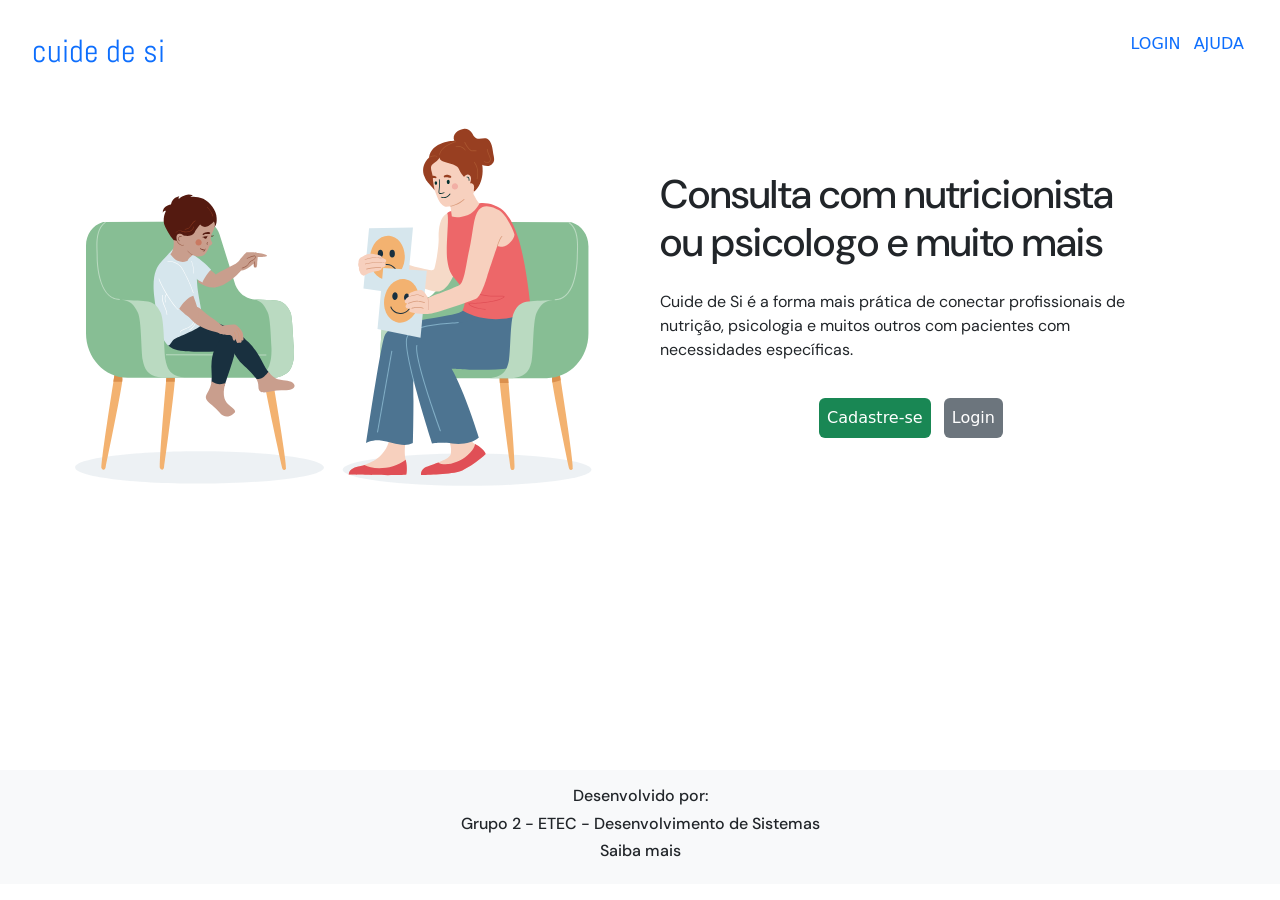
<file: public_html/index.html>
<!DOCTYPE html>
<html lang="pt-br">
<head>
  <meta charset="UTF-8">
  <meta name="viewport" content="width=device-width, initial-scale=1.0">
  <link href="src/style/reset.css" rel="stylesheet">
  <link href="src/style/style.css" rel="stylesheet">
  <link href="https://cdn.jsdelivr.net/npm/bootstrap@5.3.3/dist/css/bootstrap.min.css" rel="stylesheet" integrity="sha384-QWTKZyjpPEjISv5WaRU9OFeRpok6YctnYmDr5pNlyT2bRjXh0JMhjY6hW+ALEwIH" crossorigin="anonymous">
  <link rel="preconnect" href="https://fonts.googleapis.com">
  <link rel="preconnect" href="https://fonts.gstatic.com" crossorigin>
  <link href="https://fonts.googleapis.com/css2?family=Abel&family=Comfortaa:wght@300..700&family=DM+Sans:opsz,wght@9..40,600&display=swap" rel="stylesheet">
  <title>Cuide De Si</title>
</head>
<body class="d-flex flex-column">
  <header class="d-flex justify-content-between p-3">
    <h2 class="p-3 fs-2 text-lowercase text-reset"><a href="index.html">Cuide de Si</a></h2>
    <nav class="p-3">
      <a class="p-1 fs-6" href="login.html">LOGIN</a>
      <a class="p-1 fs-6" href="ajuda.html">AJUDA</a>
    </nav>
  </header>

  <main class="container p-1 d-flex">
    <div class="row justify-content-center align-items-center">
      <div class="col">
        <img class="img-fluid" width="100%" src="./img/psicologa-com-crianca-cuide-de-si.svg" alt="">
      </div>
      <div class="col d-flex flex-column align-items-center align-self-center p-5">
        <h1 class="p-2">Consulta com nutricionista ou psicologo e muito mais</h1>
        <p class="p-2 lh-base">Cuide de Si é a forma mais prática de conectar profissionais de nutrição, psicologia e muitos outros com pacientes com necessidades específicas.</p>
        <div  class="p-2">
          <a href="cadastro.html" role="button" class="btn btn-success m-1 p-2">Cadastre-se</a>
          <a href="#" role="button" class="btn btn-secondary m-1 p-2">Login</a>
        </div>
      </div>
    </div>
  </main>

  <footer class="d-flex flex-column p-3 fixed-bottom bg-body-tertiary py-3 my-3 text-center">
    <h4 class="fs-6">Desenvolvido por:</h4>
    <h5 class="fs-6">Grupo 2 - ETEC - Desenvolvimento de Sistemas</h5>
    <h6 class="fs-6">Saiba mais</h6>
  </footer>
  
</body>
</html>
</file>
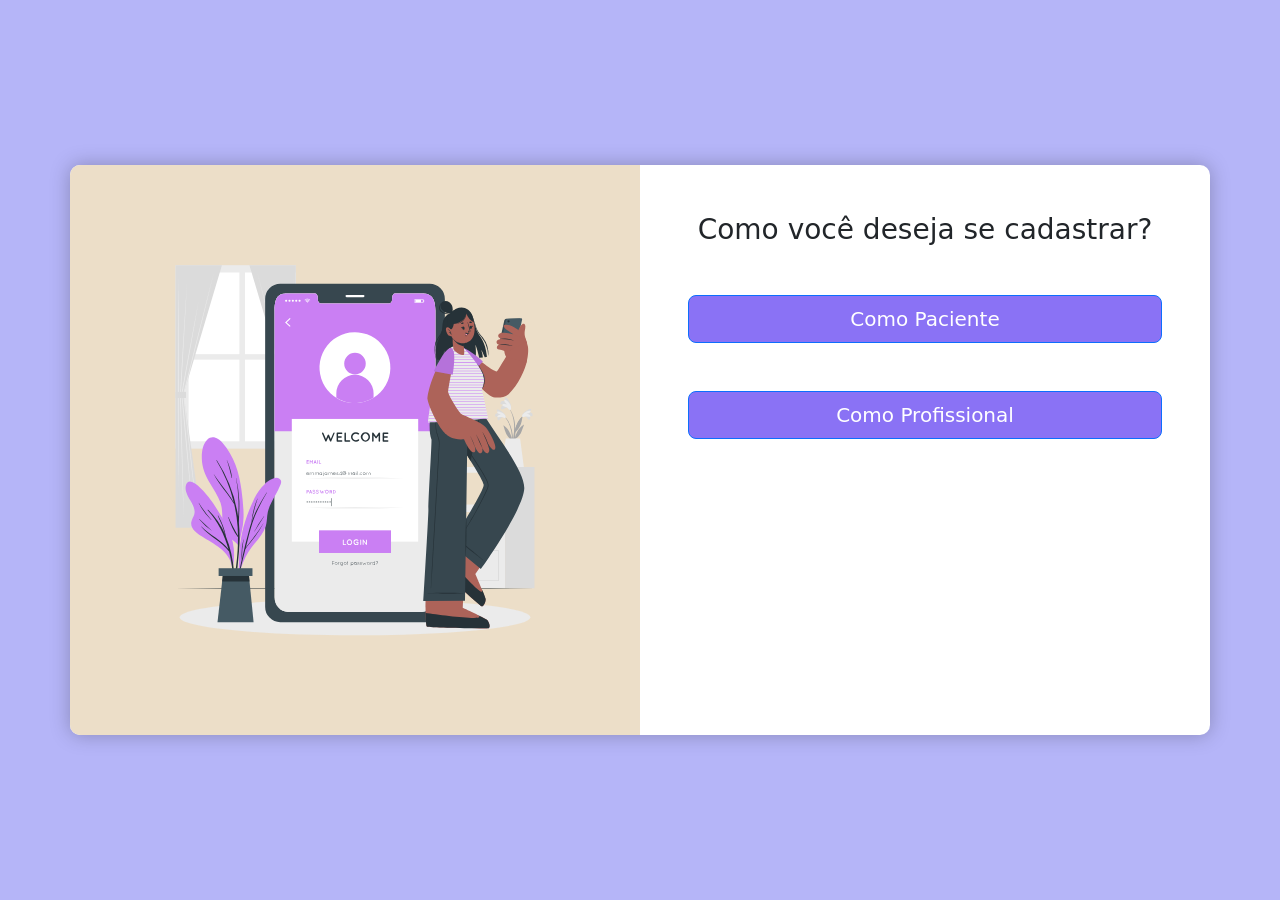
<file: public_html/cadastro.html>
<!doctype html>
<html lang="pt-br">
<head>
    <meta charset="utf-8">
    <meta name="viewport" content="width=device-width, initial-scale=1">
    <title>Formulário de Cadastro</title>
    <link href="https://cdn.jsdelivr.net/npm/bootstrap@5.3.3/dist/css/bootstrap.min.css" rel="stylesheet" integrity="sha384-QWTKZyjpPEjISv5WaRU9OFeRpok6YctnYmDr5pNlyT2bRjXh0JMhjY6hW+ALEwIH" crossorigin="anonymous">
    <link href="style.css" rel="stylesheet">

</head>
<body class="d-flex align-items-center">

    <div class="container">
        <div class="row">
            <div class="col-md-6 image-wrapper">
                <img src="./img/primeira.tela.svg" class="img-fluid">

            </div>
            <div class="col-md-6 p-5">

                <h3 class="mb-5 text-center">Como você deseja se cadastrar?</h3>

                <form action="/" method="post">

                    <div class="d-grid gap-5">
                        <a href="form-personal.html" class="btn btn-lg btn-primary btn-profissional">Como Paciente</a>
                        <a href="form-pro.html" class="btn btn-lg btn-primary btn-profissional">Como Profissional</a>                 </a>
                    </div>

                </form>

            </div>
        </div>
    </div>

    <script src="https://cdn.jsdelivr.net/npm/bootstrap@5.3.3/dist/js/bootstrap.bundle.min.js" integrity="sha384-YvpcrYf0tY3lHB60NNkmXc5s9fDVZLESaAA55NDzOxhy9GkcIdslK1eN7N6jIeHz" crossorigin="anonymous"></script>
</body>
</html>
</file>
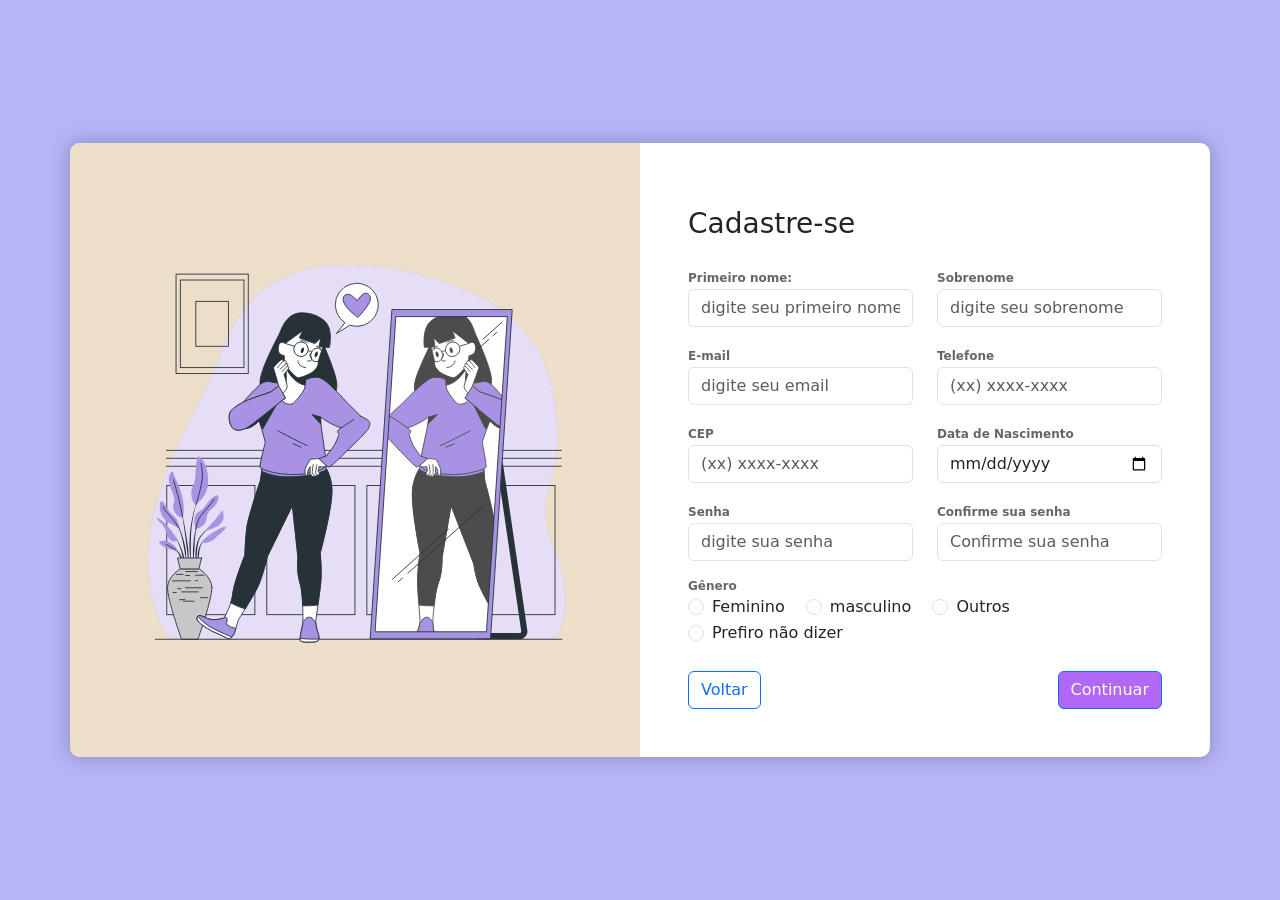
<file: public_html/form-personal.html>
<!doctype html>
<html lang="pt-br">
<head>
    <meta charset="utf-8">
    <meta name="viewport" content="width=device-width, initial-scale=1">
    <title>Formulário de cadastro </title>
    <link href="https://cdn.jsdelivr.net/npm/bootstrap@5.3.3/dist/css/bootstrap.min.css" rel="stylesheet" integrity="sha384-QWTKZyjpPEjISv5WaRU9OFeRpok6YctnYmDr5pNlyT2bRjXh0JMhjY6hW+ALEwIH" crossorigin="anonymous">
    <link href="style.css" rel="stylesheet">


</head>
<body class="d-flex align-items-center">

    <div class="container">
        <div class="row">
            <div class="col-md-6 image-wrapper">
                <img src="./img/tela.pessoal.svg" class="img-fluid">

            </div>
            <div class="col-md-6 p-5">

                <h3 class="py-3">Cadastre-se</h3>

                <form action="/" method="post">

                    <div class="row">

                        <div class="form-group col-sm-6">
                            <label for="Firstname" class="form-label">Primeiro nome:</label>
                            <input id="Firstname" type="text" name="Firstname" placeholder="digite seu primeiro nome" class="form-control" required>
                        </div>

                        <div class="form-group col-sm-6">
                            <label for="lastname" class="form-label">Sobrenome</label>
                            <input id="lastname" type="text" name="lastname" placeholder="digite seu sobrenome" class="form-control" required>
                        </div>

                        <div class="form-group col-sm-6">
                            <label for="email" class="form-label">E-mail</label>
                            <input id="email" type="email" name="email" placeholder="digite seu email" class="form-control" required>
                        </div>

                        <div class="form-group col-sm-6">
                            <label for="tel" class="form-label">Telefone</label>
                            <input id="tel" type="number" name="tel" placeholder="(xx) xxxx-xxxx" class="form-control" required>
                        </div>

                        <div class="form-group col-sm-6">
                            <label for="cep" class="form-label">CEP</label>
                            <input id="cep" type="number" name="cep" placeholder="(xx) xxxx-xxxx" class="form-control" required>
                        </div>


                        <div class="form-group col-sm-6">
                            <label for="date" class="form-label">Data de Nascimento</label>
                            <input id="date" type="date" name="date" class="form-control" required>
                        </div>

                        <div class="form-group col-sm-6">
                            <label for="password" class="form-label">Senha</label>
                            <input id="password" type="password" name="password" placeholder="digite sua senha" class="form-control" required>
                        </div>

                        <div class="form-group col-sm-6">
                            <label for="Confirmpassword" class="form-label">Confirme sua senha</label>
                            <input id="Confirmpassword" type="password" name="Confirmpassword" placeholder="Confirme sua senha" class="form-control" required>
                        </div>



                    </div>

                    <div>
                        <div class="form-label">Gênero</div>
                        <div class="form-check form-check-inline">
                            <input class="form-check-input" type="radio" name="inlineRadioOptions" id="inlineRadio1" value="option1">
                            <label class="form-check-label" for="inlineRadio1">Feminino</label>
                        </div>
                        <div class="form-check form-check-inline">
                            <input class="form-check-input" type="radio" name="inlineRadioOptions" id="inlineRadio2" value="option2">
                            <label class="form-check-label" for="inlineRadio2">masculino</label>
                        </div>
                        <div class="form-check form-check-inline">
                            <input class="form-check-input" type="radio" name="inlineRadioOptions" id="inlineRadio3" value="option3">
                            <label class="form-check-label" for="inlineRadio3">Outros</label>
                        </div>
                        <div class="form-check form-check-inline">
                            <input class="form-check-input" type="radio" name="inlineRadioOptions" id="inlineRadio4" value="option4">
                            <label class="form-check-label" for="inlineRadio4">Prefiro não dizer</label>
                        </div>
                    </div>

                    <div class="d-flex justify-content-between mt-4">
                        <button onclick="javascript:history.back()" class="btn btn-outline-primary">Voltar</button>
                        <button class="btn btn-primary">Continuar</button>
                    </div>

                </form>

            </div>
        </div>
    </div>

    <script src="https://cdn.jsdelivr.net/npm/bootstrap@5.3.3/dist/js/bootstrap.bundle.min.js" integrity="sha384-YvpcrYf0tY3lHB60NNkmXc5s9fDVZLESaAA55NDzOxhy9GkcIdslK1eN7N6jIeHz" crossorigin="anonymous"></script>
</body>
</html>
</file>
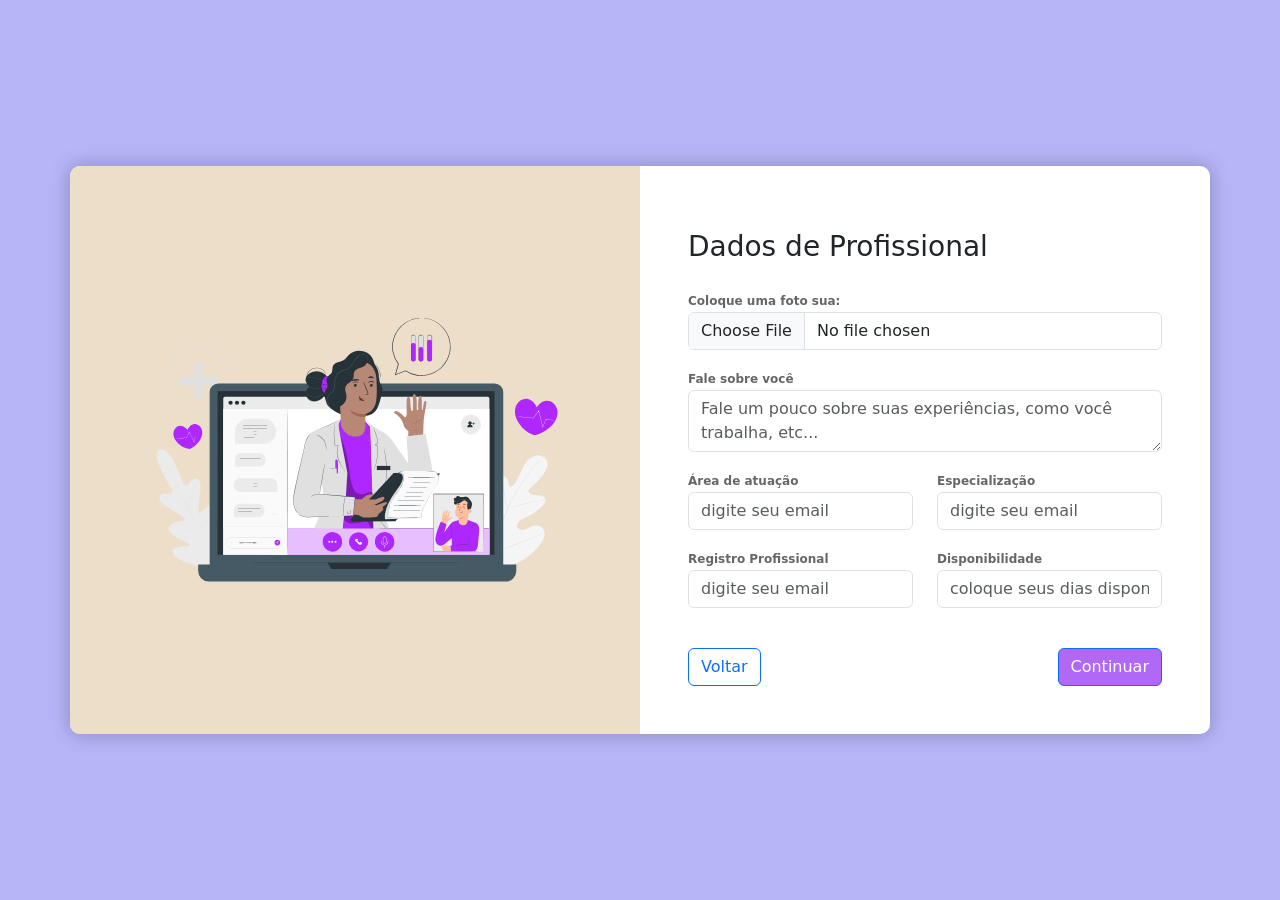
<file: public_html/form-pro.html>
<!doctype html>
<html lang="pt-br">
<head>
    <meta charset="utf-8">
    <meta name="viewport" content="width=device-width, initial-scale=1">
    <title>formulário de cadastro profissional</title>
    <link href="https://cdn.jsdelivr.net/npm/bootstrap@5.3.3/dist/css/bootstrap.min.css" rel="stylesheet" integrity="sha384-QWTKZyjpPEjISv5WaRU9OFeRpok6YctnYmDr5pNlyT2bRjXh0JMhjY6hW+ALEwIH" crossorigin="anonymous">
    <link href="style.css" rel="stylesheet">


</head>
<body class="d-flex align-items-center">

    <div class="container">
        <div class="row">
            <div class="col-md-6 image-wrapper">
                <img src="./img/tela.profissional.svg" class="img-fluid">

            </div>
            <div class="col-md-6 p-5">

                <h3 class="py-3">Dados de Profissional</h3>

                <form action="/" method="post">

                    <div class="row">

                        <div class="form-group col-sm-12">
                            <label for="Foto" class="form-label">Coloque uma foto sua:</label>
                            <input id="Foto" type="file" name="Foto" class="form-control" required>
                        </div>

                        <div class="form-group col-sm-12">
                            <label for="biografia" class="form-label">Fale sobre você</label>
                            <textarea id="biografia" name="biografia" placeholder="Fale um pouco sobre suas experiências, como você trabalha, etc..." class="form-control"></textarea>
                        </div>

                        <div class="form-group col-sm-6">
                            <label for="text" class="form-label">Área de atuação</label>
                            <input id="text" type="text" name="text" placeholder="digite seu email" class="form-control" required>
                        </div>

                        <div class="form-group col-sm-6">
                            <label for="text" class="form-label">Especialização</label>
                            <input id="text" type="text" name="text" placeholder="digite seu email" class="form-control" required>
                        </div>

                        <div class="form-group col-sm-6">
                            <label for="text" class="form-label">Registro Profissional</label>
                            <input id="text" type="text" name="text" placeholder="digite seu email" class="form-control" required>
                        </div>

                        <div class="form-group col-sm-6">
                            <label for="Disponibilidade" class="form-label">Disponibilidade</label>
                            <input id="Disponibilidade" type="text" name="Disponibilidade" placeholder="coloque seus dias disponíveis" 
                            class="form-control" required>
                        </div>



                    </div>

                    <div class="d-flex justify-content-between mt-4">
                        <button onclick="javascript:history.back()" class="btn btn-outline-primary">Voltar</button>
                        <button class="btn btn-primary">Continuar</button>
                    </div>

                </form>

            </div>
        </div>
    </div>

    <script src="https://cdn.jsdelivr.net/npm/bootstrap@5.3.3/dist/js/bootstrap.bundle.min.js" integrity="sha384-YvpcrYf0tY3lHB60NNkmXc5s9fDVZLESaAA55NDzOxhy9GkcIdslK1eN7N6jIeHz" crossorigin="anonymous"></script>
</body>
</html>
</file>
<file: public_html/src/style/style.css>
main {
  margin-bottom: 1em;
}

h2 {
  text-decoration: none;
  font-family: "Abel", sans-serif;
}

.abel-regular {
  font-family: "Abel", sans-serif;
  font-weight: 400;
  font-style: normal;
}

.dm-sans-<uniquifier> {
  font-family: "DM Sans", sans-serif;
  font-optical-sizing: auto;
  font-weight: 600;
  font-style: normal;
}

h1, p, button, footer {
  font-family: "DM Sans", sans-serif;
}
</file>
<file: public_html/style.css>
body {
    background-color: #B5B5F8;
    min-height: 100vh;
    padding: 16px;
}

.container {
    background-color: white;
    box-shadow: 0px 0px 20px 0px rgba(0,0,0,0.25);
    border-radius: 10px;
    overflow: hidden;
}

.image-wrapper {
    background-color: #ECDEC8;
    padding: 64px;
    display: flex;
    align-items: center;
}

.form-group {
    margin-bottom: 16px;
}

.form-label {
    margin-bottom: 0;
    font-weight: bold;
    font-size: .75rem;
    color: #666;
}


.btn-primary { 
    background-color: rgb(177, 104, 245);
}


.btn-profissional {
    background-color: rgb(138, 114, 245);
}
</file>
